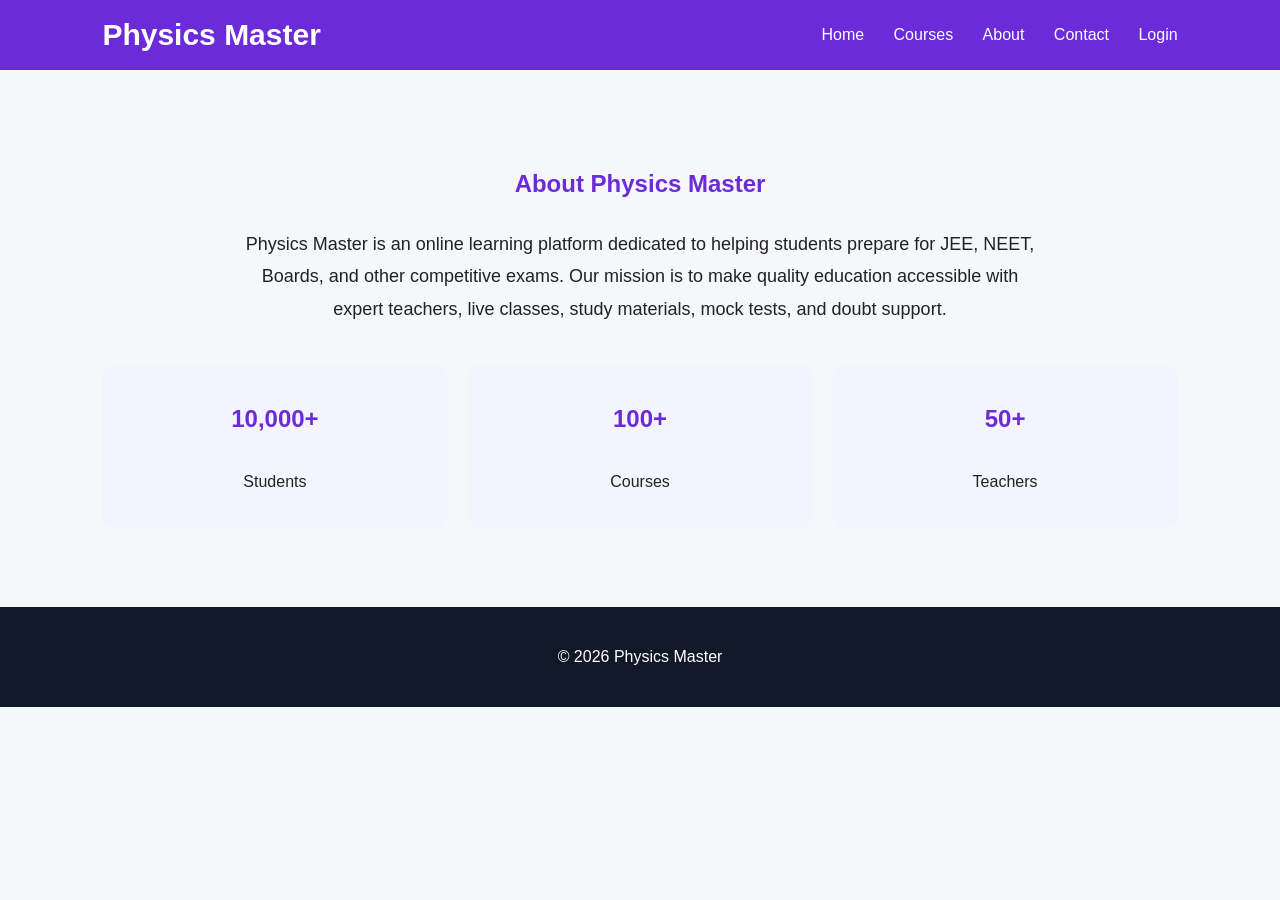
<file: about.html>
<!DOCTYPE html>
<html lang="en">
<head>
<meta charset="UTF-8">
<meta name="viewport" content="width=device-width, initial-scale=1.0">
<title>About - Physics Master</title>

<link rel="stylesheet" href="style.css">
</head>

<body>

<header>
<div class="logo">Physics Master</div>

<nav>
<a href="index.html">Home</a>
<a href="courses.html">Courses</a>
<a href="about.html">About</a>
<a href="contact.html">Contact</a>
<a href="login.html">Login</a>
</nav>
</header>

<section style="padding:80px 8%;text-align:center;">

<h1 style="color:#6c2bd9;">About Physics Master</h1>

<p style="max-width:800px;margin:30px auto;font-size:18px;line-height:1.8;">
Physics Master is an online learning platform dedicated to helping students prepare for JEE, NEET, Boards, and other competitive exams. Our mission is to make quality education accessible with expert teachers, live classes, study materials, mock tests, and doubt support.
</p>

<div style="display:grid;grid-template-columns:repeat(auto-fit,minmax(220px,1fr));gap:20px;margin-top:40px;">

<div style="background:#f4f4ff;padding:20px;border-radius:12px;">
<h2>10,000+</h2>
<p>Students</p>
</div>

<div style="background:#f4f4ff;padding:20px;border-radius:12px;">
<h2>100+</h2>
<p>Courses</p>
</div>

<div style="background:#f4f4ff;padding:20px;border-radius:12px;">
<h2>50+</h2>
<p>Teachers</p>
</div>

</div>

</section>

<footer>
<p>© 2026 Physics Master</p>
</footer>

<script src="script.js"></script>

</body>
</html>
</file>
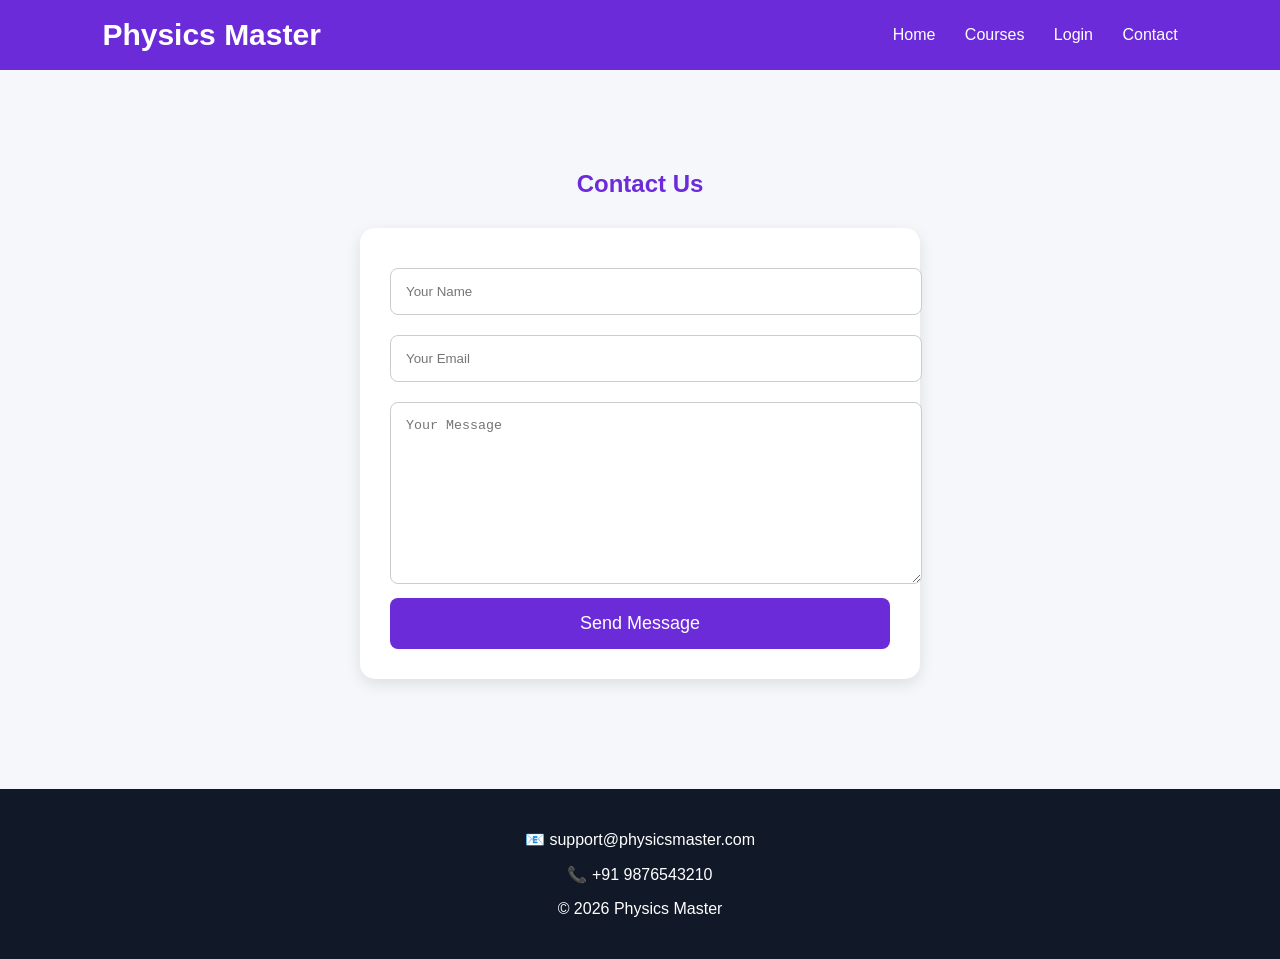
<file: contact.html>
<!DOCTYPE html>
<html lang="en">
<head>
<meta charset="UTF-8">
<meta name="viewport" content="width=device-width, initial-scale=1.0">
<title>Contact - Physics Master</title>

<link rel="stylesheet" href="style.css">
</head>

<body>

<header>
<div class="logo">Physics Master</div>

<nav>
<a href="index.html">Home</a>
<a href="courses.html">Courses</a>
<a href="login.html">Login</a>
<a href="contact.html">Contact</a>
</nav>
</header>

<section style="padding:80px 8%;text-align:center;">

<h1 style="color:#6c2bd9;">Contact Us</h1>

<form style="max-width:500px;margin:30px auto;background:white;padding:30px;border-radius:15px;box-shadow:0 5px 15px rgba(0,0,0,.1);">

<input type="text" placeholder="Your Name" style="width:100%;padding:15px;margin:10px 0;border:1px solid #ccc;border-radius:8px;">

<input type="email" placeholder="Your Email" style="width:100%;padding:15px;margin:10px 0;border:1px solid #ccc;border-radius:8px;">

<textarea placeholder="Your Message" style="width:100%;height:150px;padding:15px;margin:10px 0;border:1px solid #ccc;border-radius:8px;"></textarea>

<button style="width:100%;padding:15px;background:#6c2bd9;color:white;border:none;border-radius:8px;font-size:18px;">
Send Message
</button>

</form>

</section>

<footer>
<p>📧 support@physicsmaster.com</p>
<p>📞 +91 9876543210</p>
<p>© 2026 Physics Master</p>
</footer>

<script src="script.js"></script>

</body>
</html>
</file>
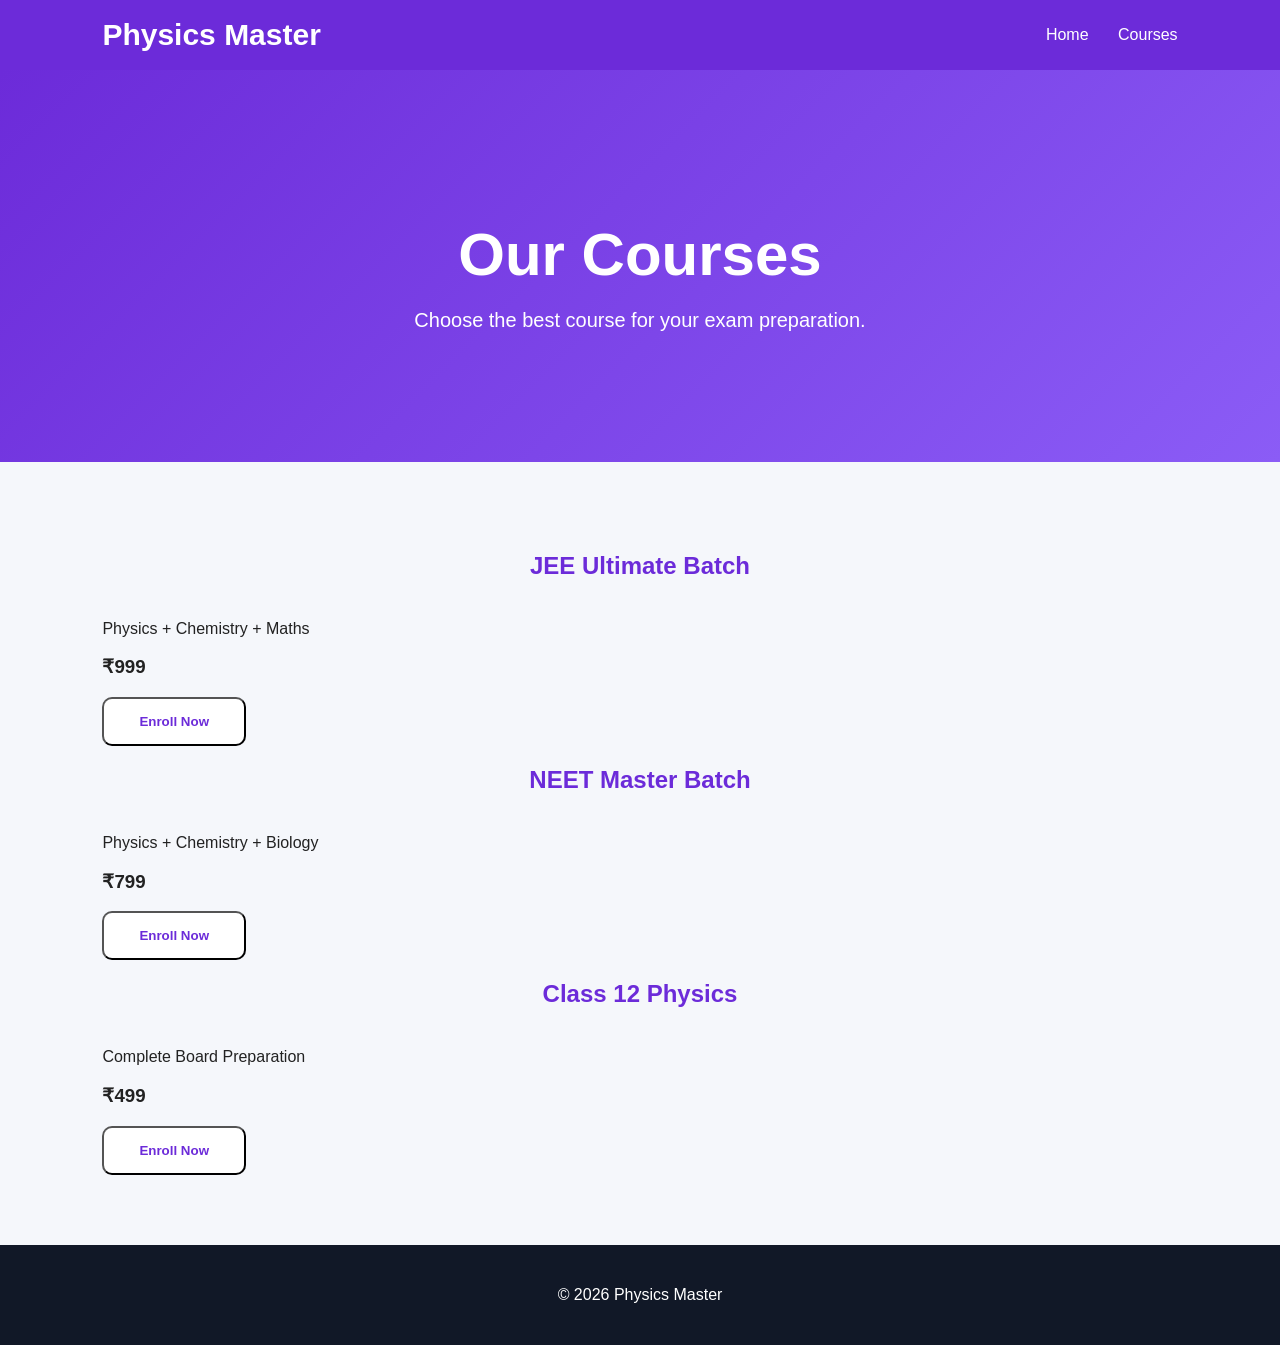
<file: courses.html>
<!DOCTYPE html>
<html lang="en">
<head>
<meta charset="UTF-8">
<meta name="viewport" content="width=device-width, initial-scale=1.0">
<title>Courses - Physics Master</title>

<link rel="stylesheet" href="style.css">
</head>

<body>

<header>
<div class="logo">Physics Master</div>

<nav>
<a href="index.html">Home</a>
<a href="courses.html">Courses</a>
</nav>

</header>

<section class="hero">

<h1>Our Courses</h1>

<p>Choose the best course for your exam preparation.</p>

</section>

<section>

<div class="cards">

<div class="card">
<h2>JEE Ultimate Batch</h2>
<p>Physics + Chemistry + Maths</p>
<h3>₹999</h3>
<button class="btn">Enroll Now</button>
</div>

<div class="card">
<h2>NEET Master Batch</h2>
<p>Physics + Chemistry + Biology</p>
<h3>₹799</h3>
<button class="btn">Enroll Now</button>
</div>

<div class="card">
<h2>Class 12 Physics</h2>
<p>Complete Board Preparation</p>
<h3>₹499</h3>
<button class="btn">Enroll Now</button>
</div>

</div>

</section>

<footer>

<p>© 2026 Physics Master</p>

</footer>

<script src="script.js"></script>

</body>
</html>
</file>
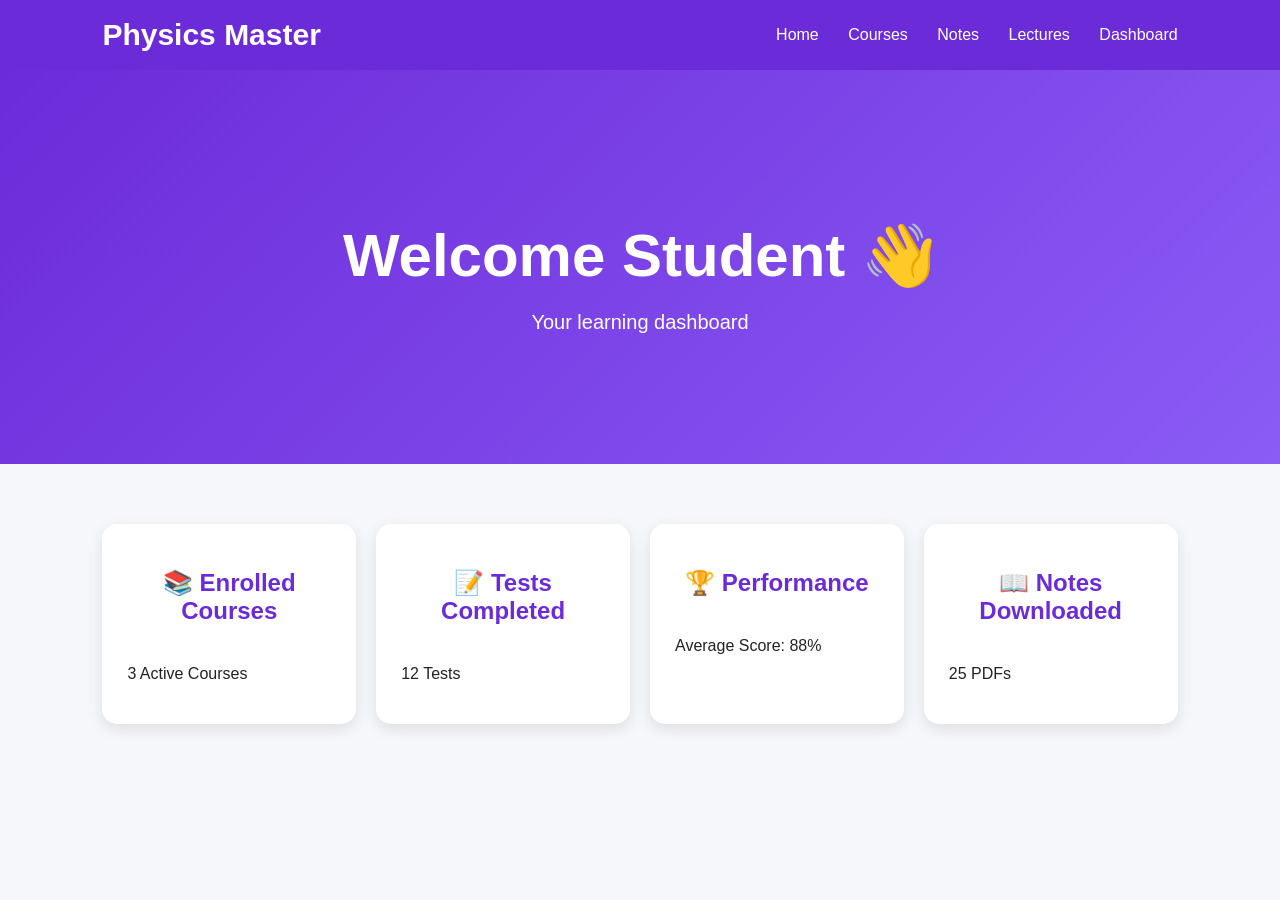
<file: dashboard.html>
<!DOCTYPE html>
<html lang="en">
<head>
<meta charset="UTF-8">
<meta name="viewport" content="width=device-width, initial-scale=1.0">
<title>Student Dashboard - Physics Master</title>
<link rel="stylesheet" href="style.css">
</head>

<body>

<header>
<div class="logo">Physics Master</div>

<nav>
<a href="index.html">Home</a>
<a href="courses.html">Courses</a>
<a href="notes.html">Notes</a>
<a href="lectures.html">Lectures</a>
<a href="dashboard.html">Dashboard</a>
</nav>

</header>

<section class="hero">
<h1>Welcome Student 👋</h1>
<p>Your learning dashboard</p>
</section>

<section style="padding:60px 8%;">

<div style="display:grid;grid-template-columns:repeat(auto-fit,minmax(250px,1fr));gap:20px;">

<div style="background:white;padding:25px;border-radius:15px;box-shadow:0 5px 15px rgba(0,0,0,.1);">
<h2>📚 Enrolled Courses</h2>
<p>3 Active Courses</p>
</div>

<div style="background:white;padding:25px;border-radius:15px;box-shadow:0 5px 15px rgba(0,0,0,.1);">
<h2>📝 Tests Completed</h2>
<p>12 Tests</p>
</div>

<div style="background:white;padding:25px;border-radius:15px;box-shadow:0 5px 15px rgba(0,0,0,.1);">
<h2>🏆 Performance</h2>
<p>Average Score: 88%</p>
</div>

<div style="background:white;padding:25px;border-radius:15px;box-shadow:0 5px 15px rgba(0,0,0,.1);">
<h2>📖 Notes Downloaded</h2>
<p>25 PDFs
</file>
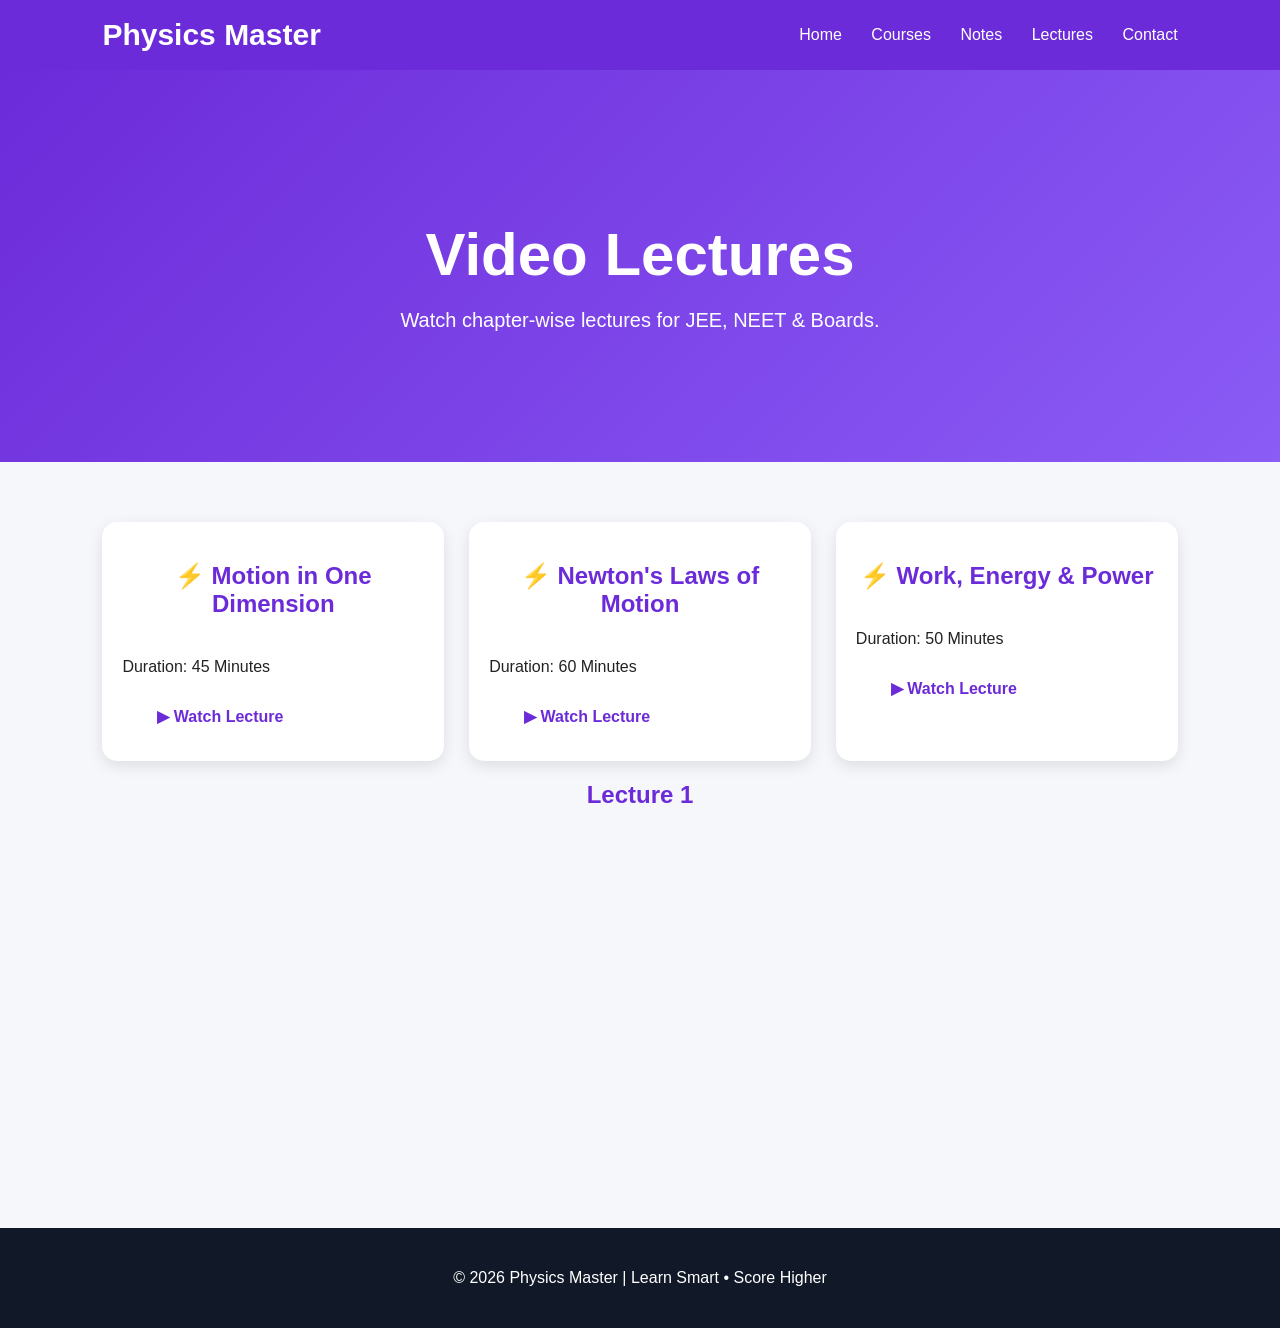
<file: lectures.html>
<!DOCTYPE html>
<html lang="en">
<head>
<meta charset="UTF-8">
<meta name="viewport" content="width=device-width, initial-scale=1.0">
<title>Physics Master - Video Lectures</title>

<link rel="stylesheet" href="style.css">
</head>

<body>

<header>
<div class="logo">Physics Master</div>

<nav>
<a href="index.html">Home</a>
<a href="courses.html">Courses</a>
<a href="notes.html">Notes</a>
<a href="lectures.html">Lectures</a>
<a href="contact.html">Contact</a>
</nav>

</header>

<section class="hero">

<h1>Video Lectures</h1>

<p>Watch chapter-wise lectures for JEE, NEET & Boards.</p>

</section>

<section style="padding:60px 8%;">

<div style="display:grid;grid-template-columns:repeat(auto-fit,minmax(300px,1fr));gap:25px;">

<div style="background:white;padding:20px;border-radius:15px;box-shadow:0 5px 15px rgba(0,0,0,.1);">
<h2>⚡ Motion in One Dimension</h2>
<p>Duration: 45 Minutes</p>
<a href="https://youtu.be/2FHjqgD1LmA?si=0v0PsC4AlI8QPQ8L" target="_blank" class="btn">▶ Watch Lecture</a>
</div>

<div style="background:white;padding:20px;border-radius:15px;box-shadow:0 5px 15px rgba(0,0,0,.1);">
<h2>⚡ Newton's Laws of Motion</h2>
<p>Duration: 60 Minutes</p>
<a href="https://www.youtube.com/" target="_blank" class="btn">▶ Watch Lecture</a>
</div>

<div style="background:white;padding:20px;border-radius:15px;box-shadow:0 5px 15px rgba(0,0,0,.1);">
<h2>⚡ Work, Energy & Power</h2>
<p>Duration: 50 Minutes</p>
<a href="https://www.youtube.com/" target="_blank" class="btn">▶ Watch Lecture</a>
</div>

</div>
  <h2>Lecture 1</h2>

<iframe width="100%" height="315"
src="https://www.youtube.com/embed/2FHjqgD1LmA"
title="Lecture 1"
frameborder="0"
allowfullscreen>
</iframe>

</section>

<footer>
<p>© 2026 Physics Master | Learn Smart • Score Higher</p>
</footer>

<script src="script.js"></script>

</body>
</html>
</file>
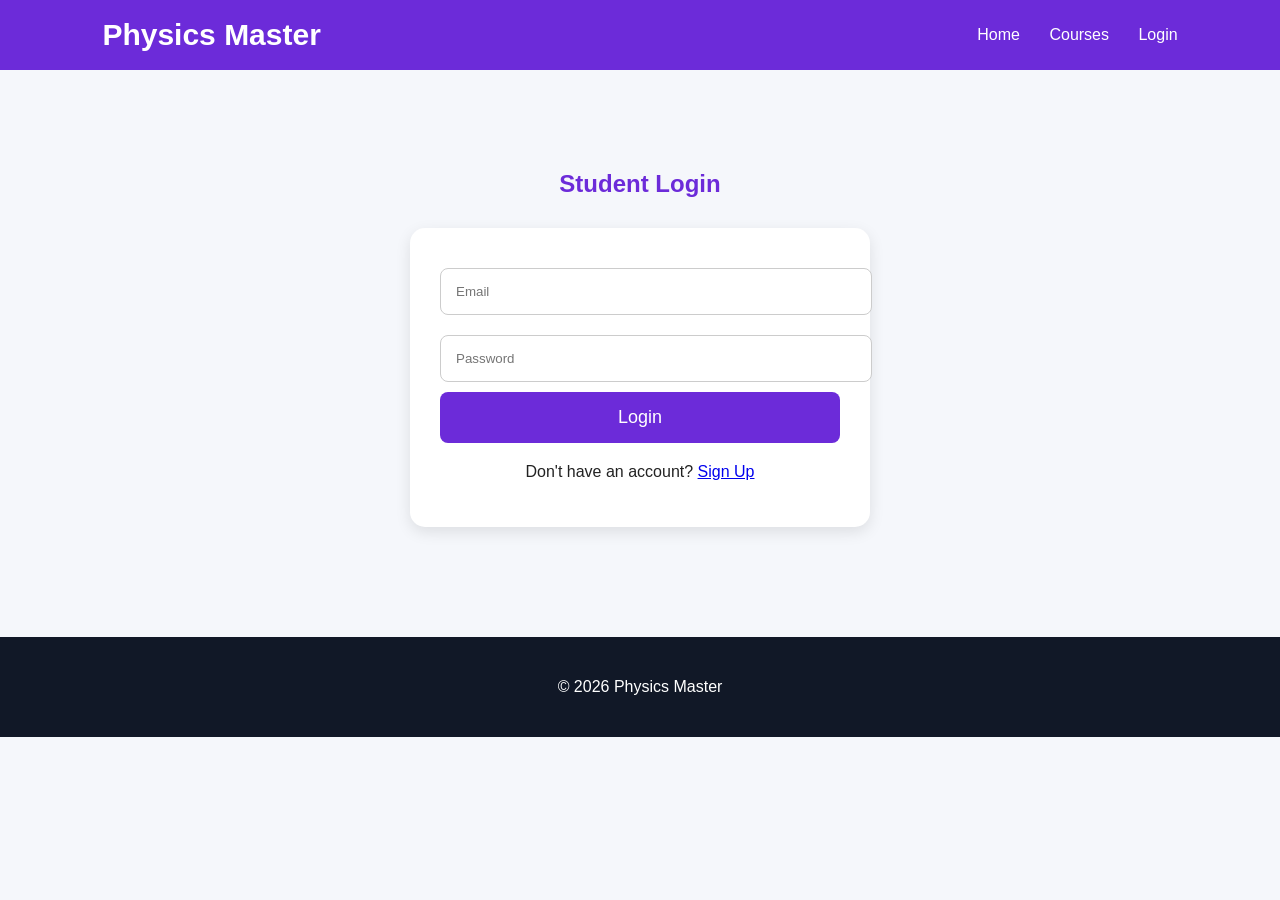
<file: login.html>
<!DOCTYPE html>
<html lang="en">
<head>
<meta charset="UTF-8">
<meta name="viewport" content="width=device-width, initial-scale=1.0">
<title>Login - Physics Master</title>

<link rel="stylesheet" href="style.css">
</head>

<body>

<header>
<div class="logo">Physics Master</div>

<nav>
<a href="index.html">Home</a>
<a href="courses.html">Courses</a>
<a href="login.html">Login</a>
</nav>
</header>

<section style="padding:80px 8%;text-align:center;">

<h1 style="color:#6c2bd9;">Student Login</h1>

<form style="max-width:400px;margin:30px auto;background:#fff;padding:30px;border-radius:15px;box-shadow:0 5px 15px rgba(0,0,0,.1);">

<input type="email" placeholder="Email"
style="width:100%;padding:15px;margin:10px 0;border:1px solid #ccc;border-radius:8px;">

<input type="password" placeholder="Password"
style="width:100%;padding:15px;margin:10px 0;border:1px solid #ccc;border-radius:8px;">

<button type="submit"
style="width:100%;padding:15px;background:#6c2bd9;color:white;border:none;border-radius:8px;font-size:18px;">
Login
</button>

<p style="margin-top:20px;">
Don't have an account?
<a href="signup.html">Sign Up</a>
</p>

</form>

</section>

<footer>
<p>© 2026 Physics Master</p>
</footer>

<script src="script.js"></script>

</body>
</html>
</file>
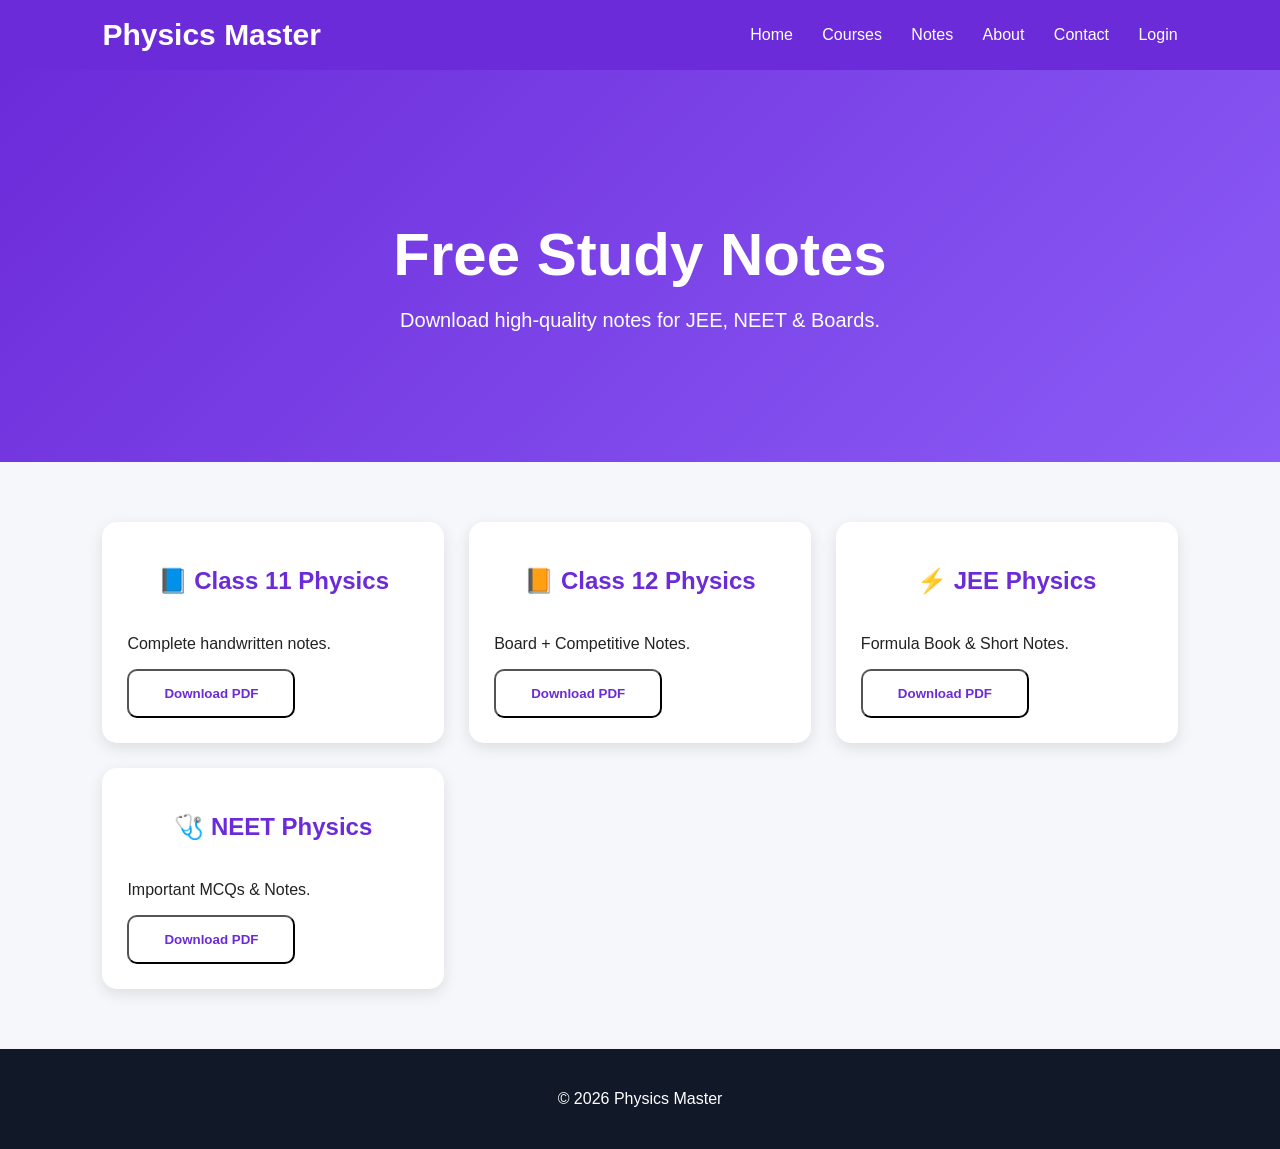
<file: notes.html>
<!DOCTYPE html>
<html lang="en">
<head>
<meta charset="UTF-8">
<meta name="viewport" content="width=device-width, initial-scale=1.0">
<title>Physics Master - Notes</title>

<link rel="stylesheet" href="style.css">

</head>

<body>

<header>
<div class="logo">Physics Master</div>

<nav>
<a href="index.html">Home</a>
<a href="courses.html">Courses</a>
<a href="notes.html">Notes</a>
<a href="about.html">About</a>
<a href="contact.html">Contact</a>
<a href="login.html">Login</a>
</nav>

</header>

<section class="hero">

<h1>Free Study Notes</h1>

<p>Download high-quality notes for JEE, NEET & Boards.</p>

</section>

<section style="padding:60px 8%;">

<div style="display:grid;grid-template-columns:repeat(auto-fit,minmax(280px,1fr));gap:25px;">

<div style="background:white;padding:25px;border-radius:15px;box-shadow:0 5px 15px rgba(0,0,0,.1);">
<h2>📘 Class 11 Physics</h2>
<p>Complete handwritten notes.</p>
<button class="btn">Download PDF</button>
</div>

<div style="background:white;padding:25px;border-radius:15px;box-shadow:0 5px 15px rgba(0,0,0,.1);">
<h2>📙 Class 12 Physics</h2>
<p>Board + Competitive Notes.</p>
<button class="btn">Download PDF</button>
</div>

<div style="background:white;padding:25px;border-radius:15px;box-shadow:0 5px 15px rgba(0,0,0,.1);">
<h2>⚡ JEE Physics</h2>
<p>Formula Book & Short Notes.</p>
<button class="btn">Download PDF</button>
</div>

<div style="background:white;padding:25px;border-radius:15px;box-shadow:0 5px 15px rgba(0,0,0,.1);">
<h2>🩺 NEET Physics</h2>
<p>Important MCQs & Notes.</p>
<button class="btn">Download PDF</button>
</div>

</div>

</section>

<footer>

<p>© 2026 Physics Master</p>

</footer>

<script src="script.js"></script>

</body>
</html>
</file>
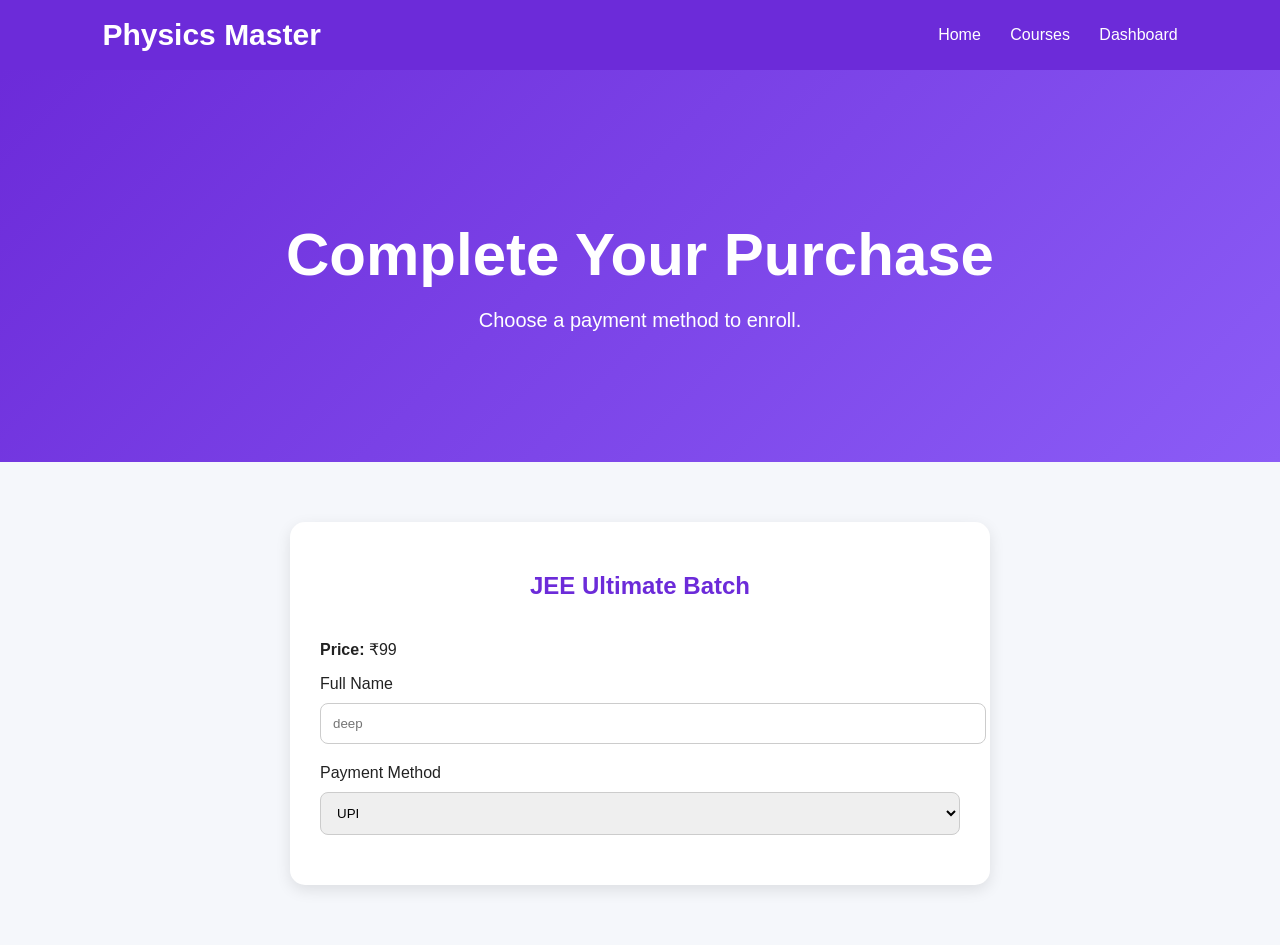
<file: payment.html>
<!DOCTYPE html>
<html lang="en">
<head>
<meta charset="UTF-8">
<meta name="viewport" content="width=device-width, initial-scale=1.0">
<title>Payment - Physics Master</title>
<link rel="stylesheet" href="style.css">
</head>

<body>

<header>
<div class="logo">Physics Master</div>

<nav>
<a href="index.html">Home</a>
<a href="courses.html">Courses</a>
<a href="dashboard.html">Dashboard</a>
</nav>

</header>

<section class="hero">
<h1>Complete Your Purchase</h1>
<p>Choose a payment method to enroll.</p>
</section>

<section style="padding:60px 8%;max-width:700px;margin:auto;">

<div style="background:white;padding:30px;border-radius:15px;box-shadow:0 5px 15px rgba(0,0,0,.1);">

<h2>JEE Ultimate Batch</h2>
<p><strong>Price:</strong> ₹99</p>

<label>Full Name</label><br>
<input type="text" placeholder="deep"
style="width:100%;padding:12px;margin:10px 0 20px;border:1px solid #ccc;border-radius:8px;">

<label>Payment Method</label><br>
<select style="width:100%;padding:12px;margin:10px 0 20px;border:1px solid #ccc;border-radius:8px;">
<option>UPI</option>
<option>Credit / Debit Card</option>
<option>Net Banking</option>
</select
</file>
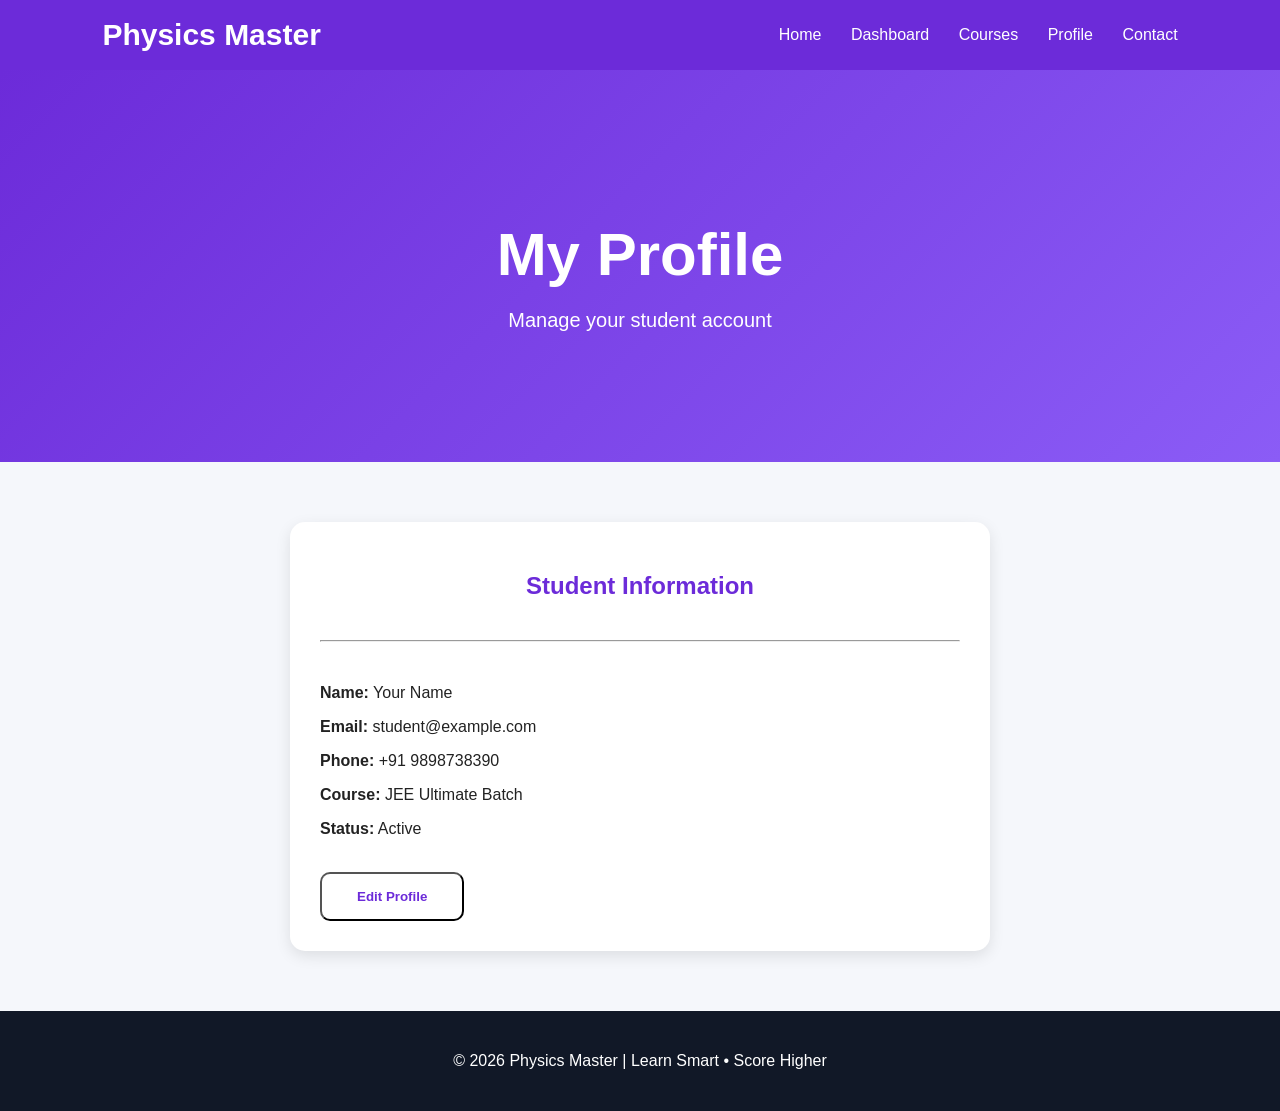
<file: profile.html>
<!DOCTYPE html>
<html lang="en">
<head>
<meta charset="UTF-8">
<meta name="viewport" content="width=device-width, initial-scale=1.0">
<title>My Profile - Physics Master</title>
<link rel="stylesheet" href="style.css">
</head>

<body>

<header>
<div class="logo">Physics Master</div>

<nav>
<a href="index.html">Home</a>
<a href="dashboard.html">Dashboard</a>
<a href="courses.html">Courses</a>
<a href="profile.html">Profile</a>
<a href="contact.html">Contact</a>
</nav>
</header>

<section class="hero">
<h1>My Profile</h1>
<p>Manage your student account</p>
</section>

<section style="padding:60px 8%;max-width:700px;margin:auto;">

<div style="background:#fff;padding:30px;border-radius:15px;box-shadow:0 5px 15px rgba(0,0,0,.1);">

<h2>Student Information</h2>
<hr><br>

<p><strong>Name:</strong> Your Name</p>
<p><strong>Email:</strong> student@example.com</p>
<p><strong>Phone:</strong> +91 9898738390</p>
<p><strong>Course:</strong> JEE Ultimate Batch</p>
<p><strong>Status:</strong> Active</p>

<br>

<button class="btn">Edit Profile</button>

</div>

</section>

<footer>
<p>© 2026 Physics Master | Learn Smart • Score Higher</p>
</footer>

<script src="script.js"></script>

</body>
</html>
</file>
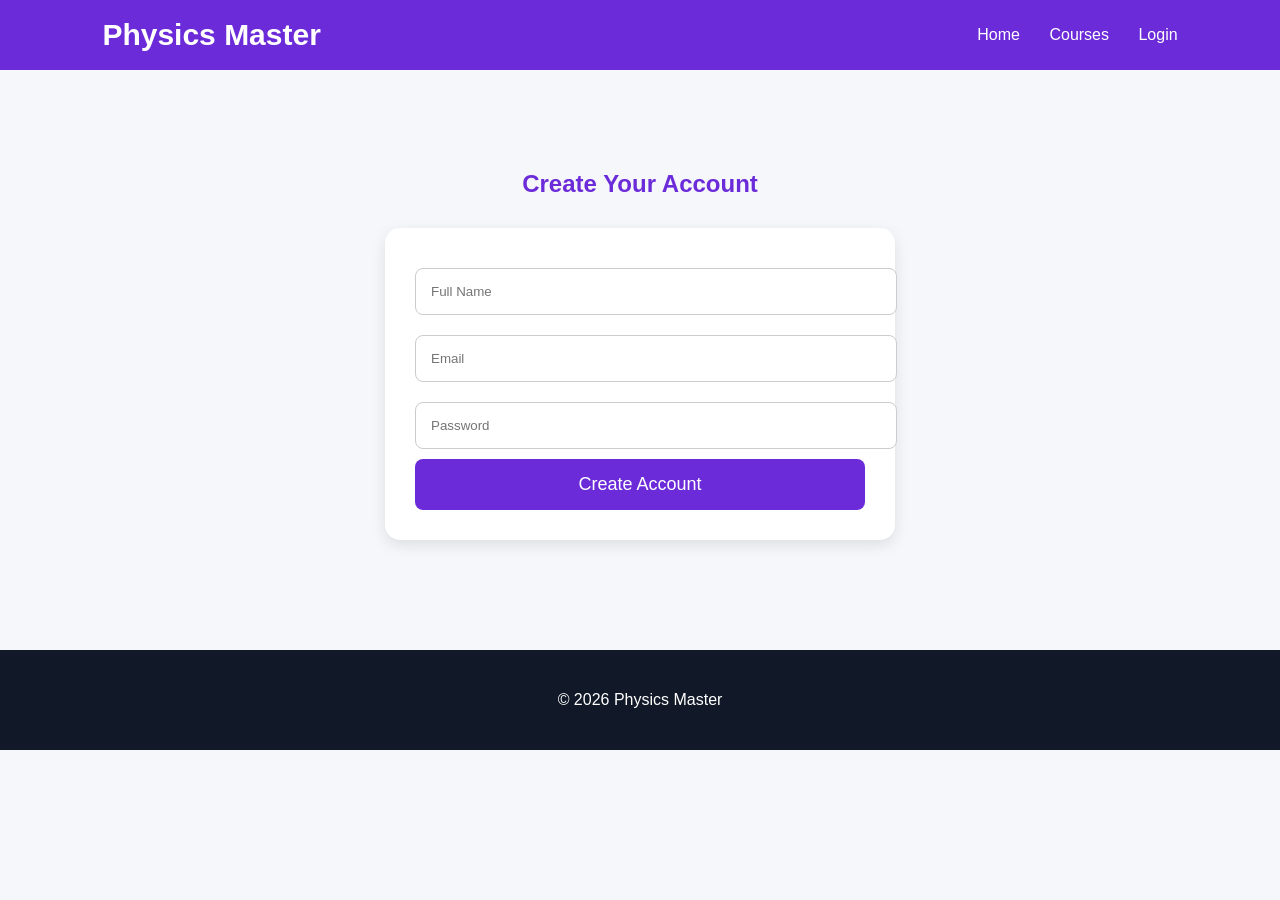
<file: signup.html>
<!DOCTYPE html>
<html lang="en">
<head>
<meta charset="UTF-8">
<meta name="viewport" content="width=device-width, initial-scale=1.0">
<title>Sign Up - Physics Master</title>

<link rel="stylesheet" href="style.css">
</head>

<body>

<header>
<div class="logo">Physics Master</div>

<nav>
<a href="index.html">Home</a>
<a href="courses.html">Courses</a>
<a href="login.html">Login</a>
</nav>

</header>

<section style="padding:80px 8%;text-align:center;">

<h1 style="color:#6c2bd9;">Create Your Account</h1>

<form style="max-width:450px;margin:30px auto;background:#fff;padding:30px;border-radius:15px;box-shadow:0 5px 15px rgba(0,0,0,.1);">

<input type="text" placeholder="Full Name" style="width:100%;padding:15px;margin:10px 0;border:1px solid #ccc;border-radius:8px;">

<input type="email" placeholder="Email" style="width:100%;padding:15px;margin:10px 0;border:1px solid #ccc;border-radius:8px;">

<input type="password" placeholder="Password" style="width:100%;padding:15px;margin:10px 0;border:1px solid #ccc;border-radius:8px;">

<button type="submit" style="width:100%;padding:15px;background:#6c2bd9;color:white;border:none;border-radius:8px;font-size:18px;">
Create Account
</button>

</form>

</section>

<footer>
<p>© 2026 Physics Master</p>
</footer>

<script src="script.js"></script>

</body>
</html>
</file>
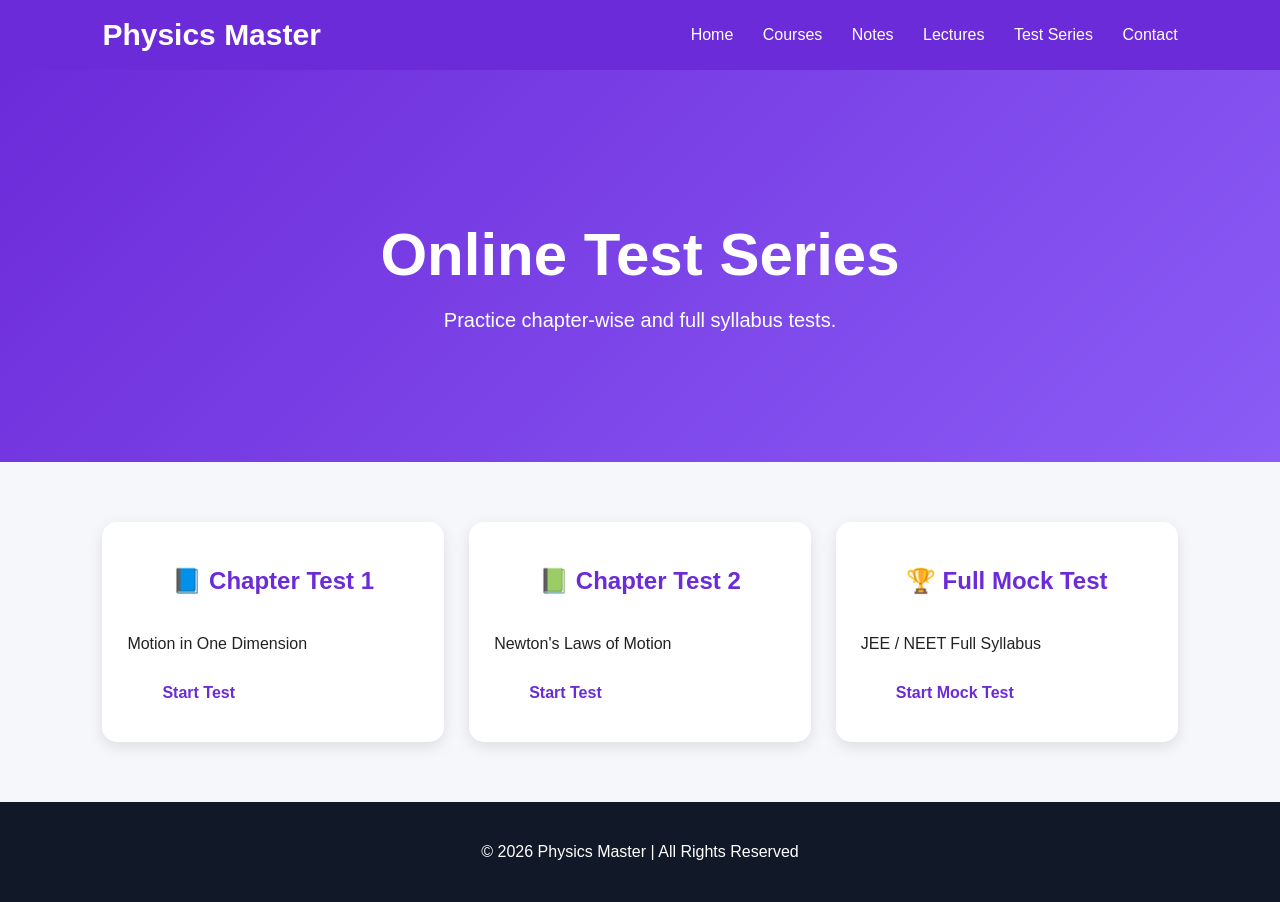
<file: test-series.html>
<!DOCTYPE html>
<html lang="en">
<head>
<meta charset="UTF-8">
<meta name="viewport" content="width=device-width, initial-scale=1.0">
<title>Physics Master - Test Series</title>
<link rel="stylesheet" href="style.css">
</head>

<body>

<header>
<div class="logo">Physics Master</div>

<nav>
<a href="index.html">Home</a>
<a href="courses.html">Courses</a>
<a href="notes.html">Notes</a>
<a href="lectures.html">Lectures</a>
<a href="test-series.html">Test Series</a>
<a href="contact.html">Contact</a>
</nav>

</header>

<section class="hero">
<h1>Online Test Series</h1>
<p>Practice chapter-wise and full syllabus tests.</p>
</section>

<section style="padding:60px 8%;">

<div style="display:grid;grid-template-columns:repeat(auto-fit,minmax(280px,1fr));gap:25px;">

<div style="background:white;padding:25px;border-radius:15px;box-shadow:0 5px 15px rgba(0,0,0,.1);">
<h2>📘 Chapter Test 1</h2>
<p>Motion in One Dimension</p>
<a href="#" class="btn">Start Test</a>
</div>

<div style="background:white;padding:25px;border-radius:15px;box-shadow:0 5px 15px rgba(0,0,0,.1);">
<h2>📗 Chapter Test 2</h2>
<p>Newton's Laws of Motion</p>
<a href="#" class="btn">Start Test</a>
</div>

<div style="background:white;padding:25px;border-radius:15px;box-shadow:0 5px 15px rgba(0,0,0,.1);">
<h2>🏆 Full Mock Test</h2>
<p>JEE / NEET Full Syllabus</p>
<a href="#" class="btn">Start Mock Test</a>
</div>

</div>

</section>

<footer>
<p>© 2026 Physics Master | All Rights Reserved</p>
</footer>

<script src="script.js"></script>

</body>
</
</file>
<file: style.css>
/* Physics Master Professional Theme */

body{
margin:0;
padding:0;
font-family:'Poppins',sans-serif;
background:#f5f7fb;
color:#222;
}

header{
position:sticky;
top:0;
background:#6c2bd9;
padding:18px 8%;
display:flex;
justify-content:space-between;
align-items:center;
z-index:999;
}

.logo{
font-size:30px;
font-weight:bold;
color:#fff;
}

nav a{
color:white;
text-decoration:none;
margin-left:25px;
font-weight:500;
transition:.3s;
}

nav a:hover{
color:#ffd54f;
}

.hero{
padding:100px 8%;
background:linear-gradient(135deg,#6c2bd9,#8b5cf6);
color:white;
text-align:center;
}

.hero h1{
font-size:60px;
margin-bottom:20px;
}

.hero p{
font-size:20px;
margin-bottom:30px;
}

.btn{
display:inline-block;
padding:15px 35px;
background:white;
color:#6c2bd9;
border-radius:10px;
text-decoration:none;
font-weight:bold;
transition:.3s;
}

.btn:hover{
transform:scale(1.05);
}

section{
padding:70px 8%;
}

h2{
text-align:center;
color:#6c2bd9;
margin-bottom:40px;
}

footer{
background:#111827;
color:white;
text-align:center;
padding:25px;
}
</file>
